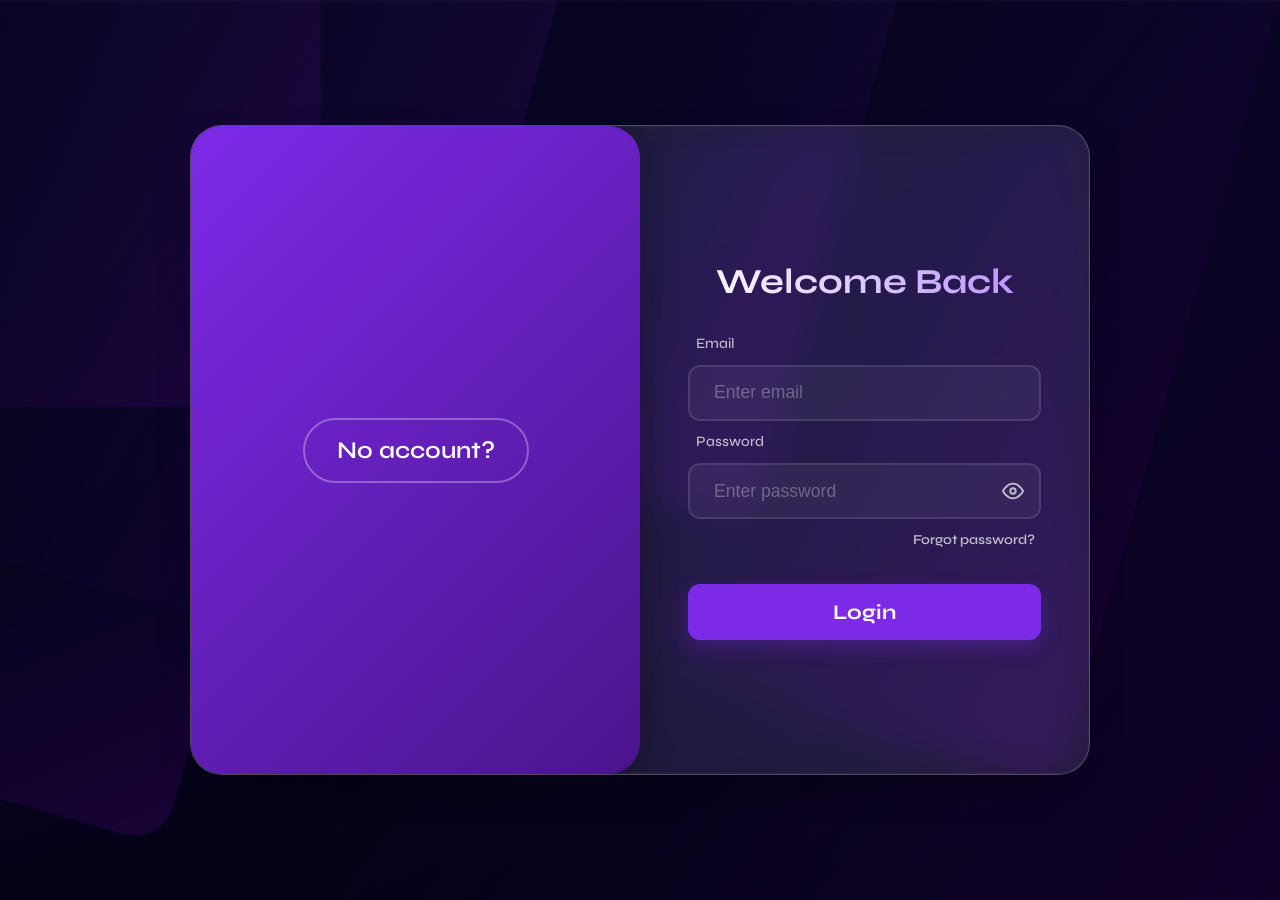
<file: index.html>
<!DOCTYPE html>
<html lang="en">
<head>
    <link rel="preconnect" href="https://fonts.googleapis.com">
    <link rel="preconnect" href="https://fonts.gstatic.com" crossorigin>
    <meta charset="UTF-8">
    <meta name="viewport" content="width=device-width, initial-scale=1.0">
    <title>Access Page</title>
    <link rel="stylesheet" href="static/css/index.css">
</head>
<body>
    <main class="container liquid">
        <div class="form-box">
            <h2>Create Account</h2>
            <form class="form-content" action="/register" method="POST">
                <label for="reg-name">Name</label>
                <input class="input-content" id="reg-name" type="text" placeholder="Your name" required>
                
                <label for="reg-email">Email</label>
                <input class="input-content" id="reg-email" type="email" placeholder="Email address" required>
                
                <label for="reg-password">Password</label>
                <div class="password-field">
                    <input class="input-content" id="reg-password" type="password" placeholder="Create password" required>
                    <button type="button" class="password-toggle" aria-label="Show password" aria-pressed="false">
                        <svg class="icon-eye" xmlns="http://www.w3.org/2000/svg" width="22" height="22" viewBox="0 0 24 24" fill="none" stroke="currentColor" stroke-width="2" stroke-linecap="round" stroke-linejoin="round" aria-hidden="true"><path d="M1 12s4-8 11-8 11 8 11 8-4 8-11 8-11-8-11-8z"/><circle cx="12" cy="12" r="3"/></svg>
                        <svg class="icon-eye-off hidden" xmlns="http://www.w3.org/2000/svg" width="22" height="22" viewBox="0 0 24 24" fill="none" stroke="currentColor" stroke-width="2" stroke-linecap="round" stroke-linejoin="round" aria-hidden="true"><path d="M17.94 17.94A10.07 10.07 0 0 1 12 20c-7 0-11-8-11-8a18.45 18.45 0 0 1 5.06-5.94M9.9 4.24A9.12 9.12 0 0 1 12 4c7 0 11 8 11 8a18.5 18.5 0 0 1-2.16 3.19m-6.72-1.07a3 3 0 1 1-4.24-4.24"/><line x1="1" y1="1" x2="23" y2="23"/></svg>
                    </button>
                </div>
                
                <label for="reg-confirm">Confirm Password</label>
                <div class="password-field">
                    <input class="input-content" id="reg-confirm" type="password" placeholder="Repeat password" required>
                    <button type="button" class="password-toggle" aria-label="Show password" aria-pressed="false">
                        <svg class="icon-eye" xmlns="http://www.w3.org/2000/svg" width="22" height="22" viewBox="0 0 24 24" fill="none" stroke="currentColor" stroke-width="2" stroke-linecap="round" stroke-linejoin="round" aria-hidden="true"><path d="M1 12s4-8 11-8 11 8 11 8-4 8-11 8-11-8-11-8z"/><circle cx="12" cy="12" r="3"/></svg>
                        <svg class="icon-eye-off hidden" xmlns="http://www.w3.org/2000/svg" width="22" height="22" viewBox="0 0 24 24" fill="none" stroke="currentColor" stroke-width="2" stroke-linecap="round" stroke-linejoin="round" aria-hidden="true"><path d="M17.94 17.94A10.07 10.07 0 0 1 12 20c-7 0-11-8-11-8a18.45 18.45 0 0 1 5.06-5.94M9.9 4.24A9.12 9.12 0 0 1 12 4c7 0 11 8 11 8a18.5 18.5 0 0 1-2.16 3.19m-6.72-1.07a3 3 0 1 1-4.24-4.24"/><line x1="1" y1="1" x2="23" y2="23"/></svg>
                    </button>
                </div>
                
                <button type="submit">Sign Up</button>
            </form>
        </div>

        <div class="form-box">
            <h2>Welcome Back</h2>
            <form class="form-content" action="/login" method="POST">
                <label for="login-email">Email</label>
                <input class="input-content" id="login-email" type="email" placeholder="Enter email" required>
                
                <label for="login-password">Password</label>
                <div class="password-field">
                    <input class="input-content" id="login-password" type="password" placeholder="Enter password" required>
                    <button type="button" class="password-toggle" aria-label="Show password" aria-pressed="false">
                        <svg class="icon-eye" xmlns="http://www.w3.org/2000/svg" width="22" height="22" viewBox="0 0 24 24" fill="none" stroke="currentColor" stroke-width="2" stroke-linecap="round" stroke-linejoin="round" aria-hidden="true"><path d="M1 12s4-8 11-8 11 8 11 8-4 8-11 8-11-8-11-8z"/><circle cx="12" cy="12" r="3"/></svg>
                        <svg class="icon-eye-off hidden" xmlns="http://www.w3.org/2000/svg" width="22" height="22" viewBox="0 0 24 24" fill="none" stroke="currentColor" stroke-width="2" stroke-linecap="round" stroke-linejoin="round" aria-hidden="true"><path d="M17.94 17.94A10.07 10.07 0 0 1 12 20c-7 0-11-8-11-8a18.45 18.45 0 0 1 5.06-5.94M9.9 4.24A9.12 9.12 0 0 1 12 4c7 0 11 8 11 8a18.5 18.5 0 0 1-2.16 3.19m-6.72-1.07a3 3 0 1 1-4.24-4.24"/><line x1="1" y1="1" x2="23" y2="23"/></svg>
                    </button>
                </div>
                <p class="form-auth-extra"><a href="forgot.html">Forgot password?</a></p>
                
                <button type="submit">Login</button>
            </form>
        </div>

        <div class="wall">
            <a id="have" onclick="right()">Have an account?</a>
            <a id="nohave" onclick="right()">No account?</a>
        </div>
    </main>
    <script src="static/js/index.js"></script>
</body>
</html>
</file>
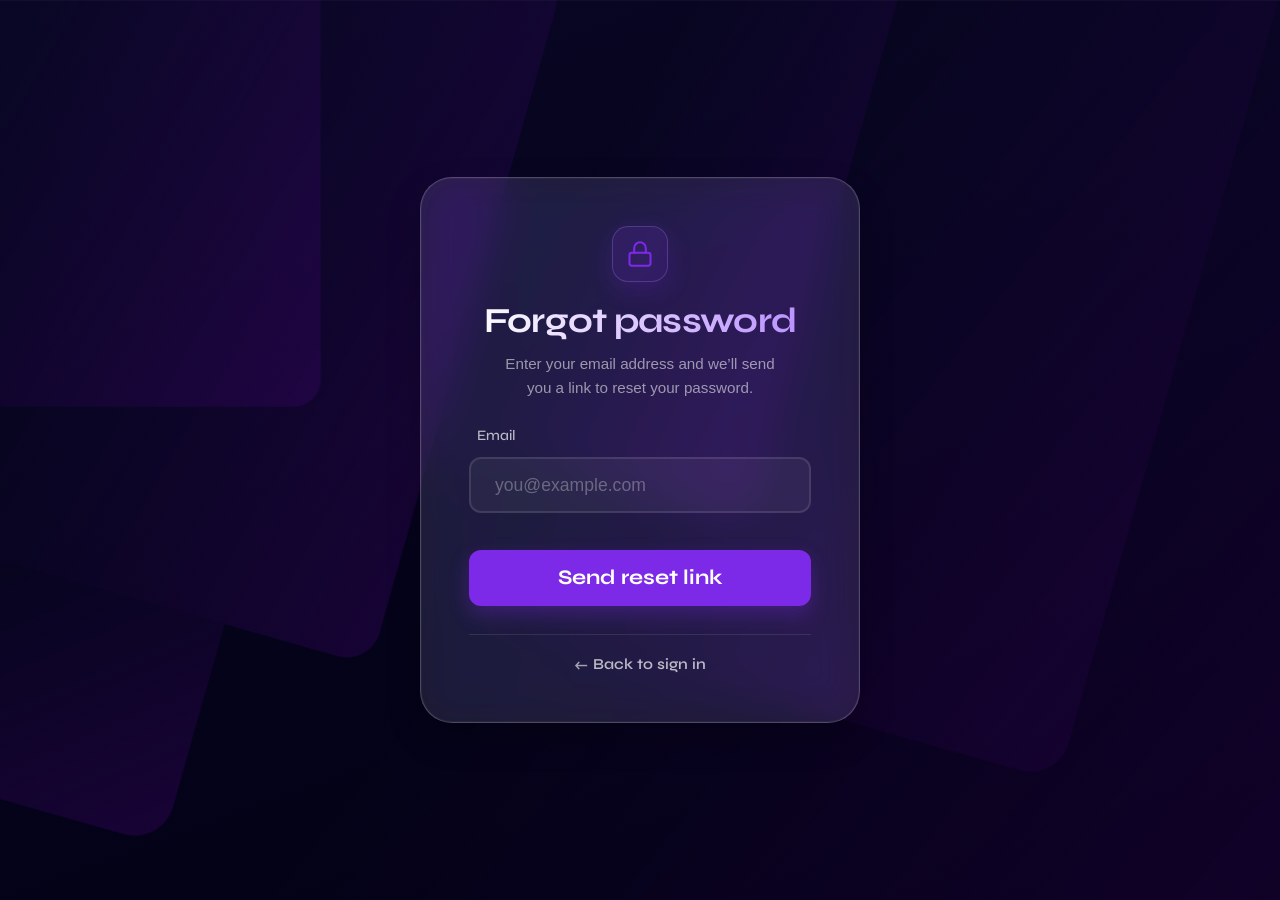
<file: forgot.html>
<!DOCTYPE html>
<html lang="en">
<head>
    <meta charset="UTF-8">
    <meta name="viewport" content="width=device-width, initial-scale=1.0">
    <meta name="description" content="Reset your password — enter your email to receive a link.">
    <title>Forgot password · Access</title>
    <link rel="preconnect" href="https://fonts.googleapis.com">
    <link rel="preconnect" href="https://fonts.gstatic.com" crossorigin>
    <link rel="stylesheet" href="static/css/forgot.css">
</head>
<body class="forgot-page">
    <main class="container">
        <div class="form-box">
            <header class="form-box-header">
                <span class="form-icon" aria-hidden="true">
                    <svg xmlns="http://www.w3.org/2000/svg" width="28" height="28" viewBox="0 0 24 24" fill="none" stroke="currentColor" stroke-width="1.75" stroke-linecap="round" stroke-linejoin="round"><rect x="3" y="11" width="18" height="11" rx="2" ry="2"/><path d="M7 11V7a5 5 0 0 1 10 0v4"/></svg>
                </span>
                <h1>Forgot password</h1>
                <p class="lead">Enter your email address and we’ll send you a link to reset your password.</p>
            </header>
            <form class="form-content" action="/forgot" method="POST">
                <label for="email">Email</label>
                <input class="input-content" id="email" name="email" type="email" autocomplete="email" inputmode="email" placeholder="you@example.com" required>
                <button type="submit">Send reset link</button>
            </form>
            <p class="auth-footer">
                <a href="index.html">Back to sign in</a>
            </p>
        </div>
    </main>
</body>
</html>
</file>
<file: static/css/index.css>
@import url("base.css");

.container {
    position: relative;
    width: min(100%, 900px);
    height: 650px;
    max-width: 900px;
    display: flex;
    background: var(--glass-bg);
    backdrop-filter: var(--blur);
    -webkit-backdrop-filter: var(--blur);
    border: var(--glass-border);
    border-radius: 2rem;
    box-shadow: var(--shadow), 0 0 0 1px rgba(255, 255, 255, 0.04) inset;
    overflow: hidden;
    margin: auto;
}

@media (max-width: 920px) {
    .container {
        height: auto;
        min-height: 0;
        flex-direction: column;
    }

    .form-box {
        padding: 2rem 1.75rem;
        flex: none;
    }

    /* Sliding panel needs desktop width; on narrow screens show both forms */
    .wall {
        display: none;
    }
}

@media (prefers-reduced-motion: reduce) {
    .wall a:hover {
        transform: none;
    }
}

.wall {
    position: absolute;
    width: 50%;
    height: 100%;
    left: 0;
    top: 0;
    background: var(--accent-color);
    background: linear-gradient(135deg, #7d2ae8 0%, #4a148c 100%);
    z-index: 10;
    display: flex;
    align-items: center;
    justify-content: center;
    transition: var(--transition-wall);
    border-radius: 0 2rem 2rem 0;
    box-shadow: 10px 0 30px rgba(0, 0, 0, 0.2);
}

.wall a {
    color: white;
    font-size: 1.5rem;
    font-family: var(--font-secondary);
    font-weight: 600;
    text-decoration: none;
    padding: 1rem 2rem;
    border: 2px solid rgba(255, 255, 255, 0.3);
    border-radius: 3rem;
    cursor: pointer;
    transition: var(--transition-smooth);
}

.wall a:hover {
    background: white;
    color: var(--accent-color);
}

#have {
    display: none;
}

.wall.right {
    transform: translateX(100%);
    border-radius: 2rem 0 0 2rem;
}

.wall.right #nohave {
    display: none;
}

.wall.right #have {
    display: block;
}
</file>
<file: static/css/forgot.css>
@import url("base.css");

.forgot-page .container {
    width: min(100%, 440px);
    max-width: 440px;
    height: auto;
    min-height: 0;
    display: flex;
    flex-direction: column;
    background: var(--glass-bg);
    backdrop-filter: var(--blur);
    -webkit-backdrop-filter: var(--blur);
    border: var(--glass-border);
    border-radius: 2rem;
    box-shadow: var(--shadow), 0 0 0 1px rgba(255, 255, 255, 0.04) inset;
    overflow: hidden;
    margin: auto;
}

.forgot-page .form-box {
    flex: none;
}

.form-box-header {
    text-align: center;
    margin-bottom: 1.75rem;
}

.form-icon {
    display: inline-flex;
    align-items: center;
    justify-content: center;
    width: 3.5rem;
    height: 3.5rem;
    margin-bottom: 1.1rem;
    border-radius: 1rem;
    color: var(--accent-color);
    background: rgba(125, 42, 232, 0.15);
    border: 1px solid rgba(185, 142, 255, 0.25);
    box-shadow: 0 8px 24px rgba(125, 42, 232, 0.2);
}

.lead {
    font-size: 0.95rem;
    line-height: 1.55;
    color: var(--text-muted);
    max-width: 32ch;
    margin-inline: auto;
}

.auth-footer {
    margin-top: 1.75rem;
    padding-top: 1.25rem;
    border-top: 1px solid rgba(255, 255, 255, 0.1);
    text-align: center;
}

.auth-footer a {
    font-family: var(--font-secondary);
    font-size: 0.95rem;
    font-weight: 600;
    color: var(--text-secondary);
    text-decoration: none;
    transition: color var(--transition-fast), transform var(--transition-fast);
    display: inline-flex;
    align-items: center;
    gap: 0.35rem;
}

.auth-footer a::before {
    content: "←";
    font-size: 1rem;
    opacity: 0.85;
    transition: transform var(--transition-fast);
}

.auth-footer a:hover {
    color: var(--text-primary);
}

@media (prefers-reduced-motion: no-preference) {
    .auth-footer a:hover::before {
        transform: translateX(-3px);
    }
}

.auth-footer a:focus-visible {
    outline: 2px solid var(--accent-color);
    outline-offset: 4px;
    border-radius: 4px;
}

@media (prefers-reduced-motion: reduce) {
    .auth-footer a:hover::before {
        transform: none;
    }
}
</file>
